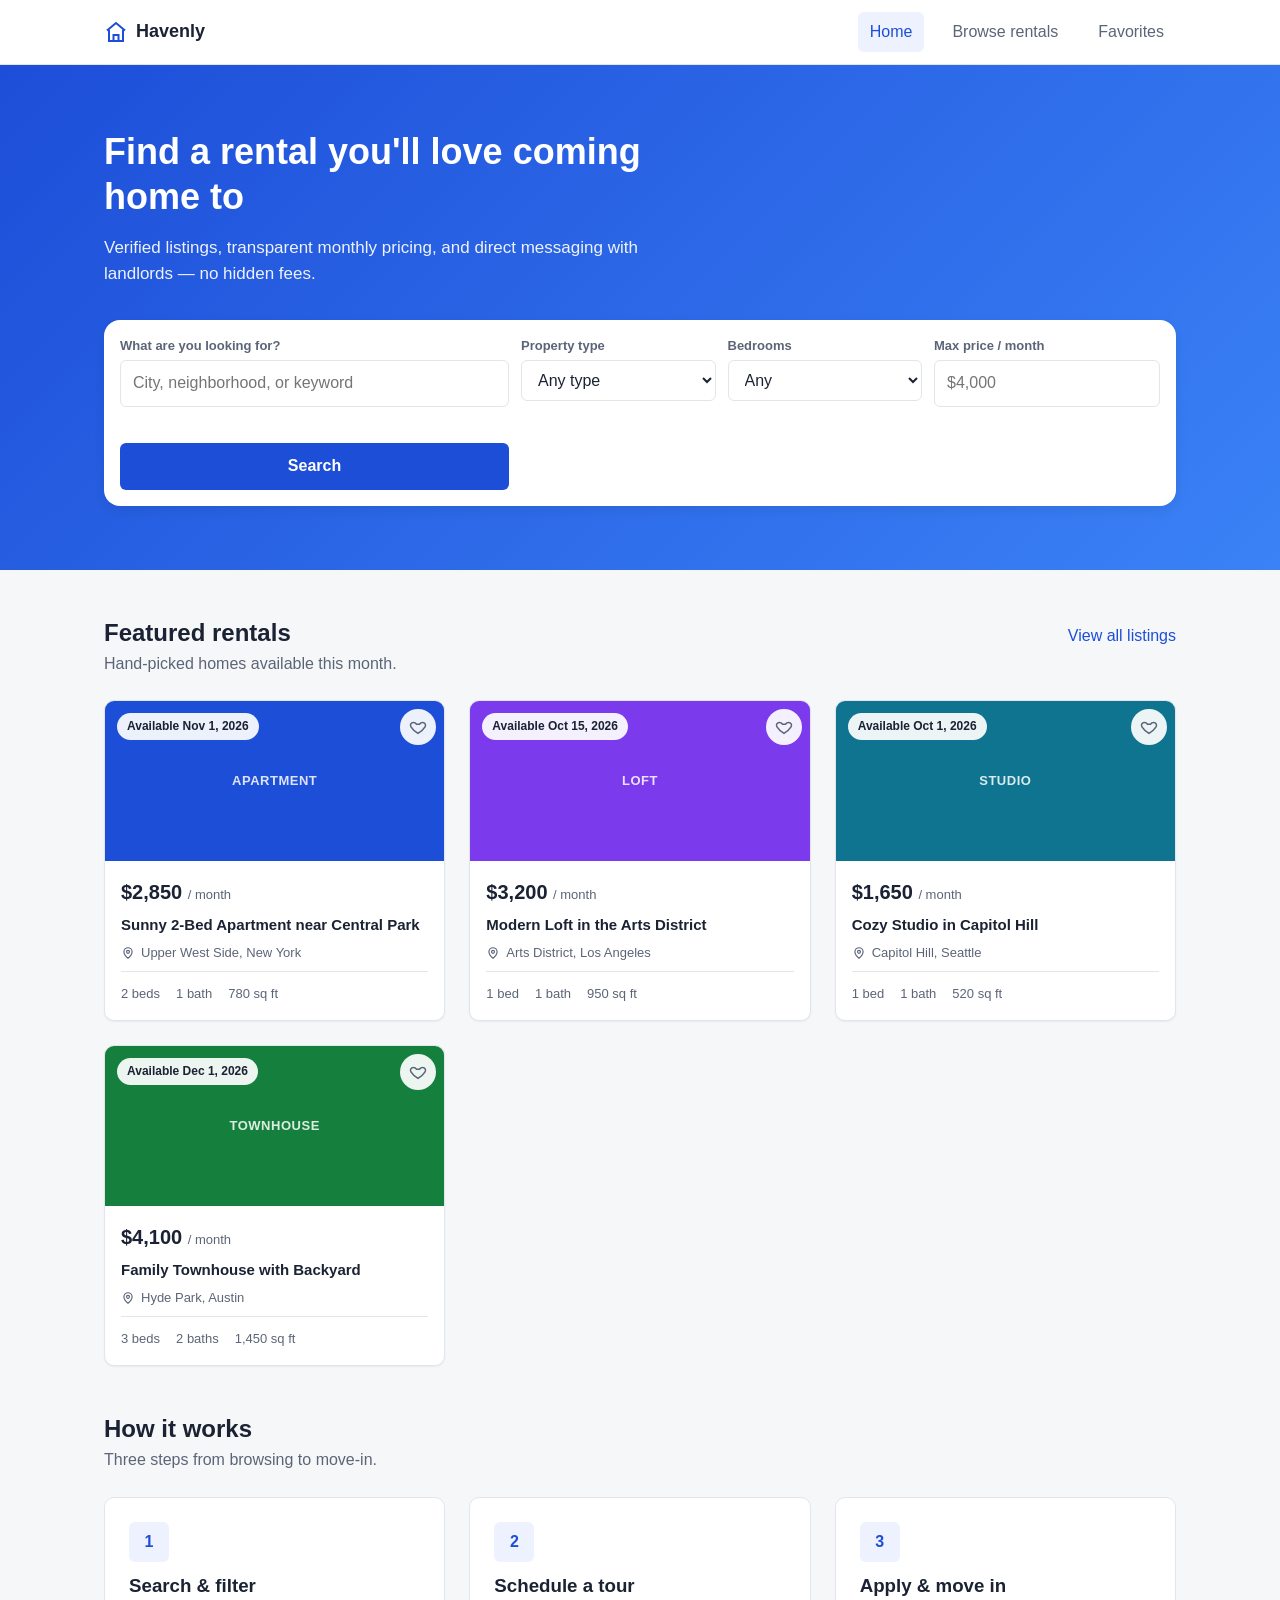
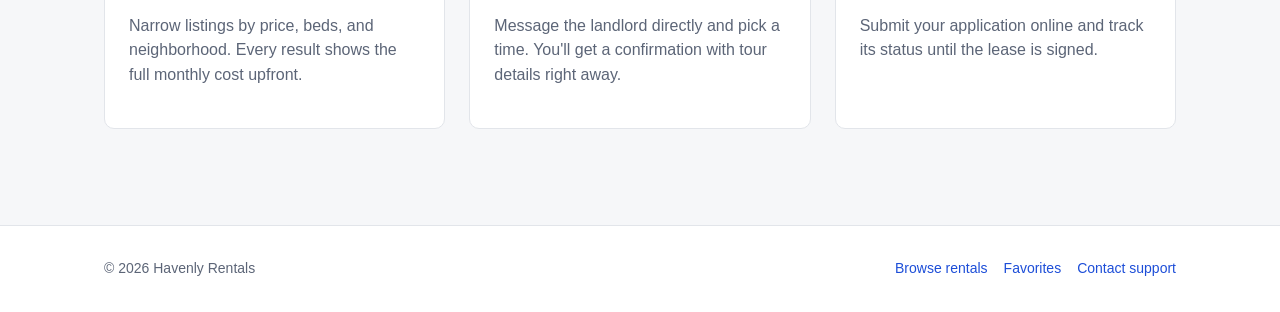
<file: index.html>
<!DOCTYPE html>
<html lang="en">
<head>
  <meta charset="UTF-8">
  <meta name="viewport" content="width=device-width, initial-scale=1.0">
  <title>Havenly Rentals — Find your next home</title>
  <meta name="description" content="Search verified rental listings, save your favorites, and message landlords directly.">
  <link rel="stylesheet" href="css/styles.css">
</head>
<body>

  <header class="site-header">
    <div class="container">
      <a class="brand" href="index.html">
        <svg width="24" height="24" viewBox="0 0 24 24" fill="none" stroke="currentColor" stroke-width="2" aria-hidden="true"><path d="M3 10.5 12 3l9 7.5"/><path d="M5 9.8V21h14V9.8"/><path d="M9.5 21v-6h5v6"/></svg>
        Havenly
      </a>
      <nav class="site-nav" aria-label="Main">
        <a href="index.html" aria-current="page">Home</a>
        <a href="listings.html">Browse rentals</a>
        <a href="listings.html?favorites=1" class="fav-link">Favorites <span class="fav-count" data-fav-count style="display:none">0</span></a>
      </nav>
    </div>
  </header>

  <main>
    <!-- Primary task first: search rentals -->
    <section class="hero">
      <div class="container">
        <h1>Find a rental you'll love coming home to</h1>
        <p>Verified listings, transparent monthly pricing, and direct messaging with landlords — no hidden fees.</p>
        <form class="search-bar" action="listings.html" method="get" role="search" aria-label="Search rentals">
          <div class="field">
            <label for="q">What are you looking for?</label>
            <input type="search" id="q" name="q" placeholder="City, neighborhood, or keyword">
          </div>
          <div class="field">
            <label for="type">Property type</label>
            <select id="type" name="type">
              <option value="">Any type</option>
              <option>Apartment</option>
              <option>Studio</option>
              <option>Loft</option>
              <option>Condo</option>
              <option>Townhouse</option>
            </select>
          </div>
          <div class="field">
            <label for="beds">Bedrooms</label>
            <select id="beds" name="beds">
              <option value="">Any</option>
              <option value="1">1+</option>
              <option value="2">2+</option>
              <option value="3">3+</option>
            </select>
          </div>
          <div class="field">
            <label for="max">Max price / month</label>
            <input type="number" id="max" name="max" min="0" step="50" placeholder="$4,000">
          </div>
          <div class="field">
            <label>&nbsp;</label>
            <button type="submit" class="btn btn-primary">Search</button>
          </div>
        </form>
      </div>
    </section>

    <section class="section">
      <div class="container">
        <div class="section-head">
          <div>
            <h2>Featured rentals</h2>
            <p>Hand-picked homes available this month.</p>
          </div>
          <a href="listings.html">View all listings</a>
        </div>
        <div class="grid" id="featured-grid"></div>
      </div>
    </section>

    <section class="section" style="padding-top:0">
      <div class="container">
        <div class="section-head">
          <div>
            <h2>How it works</h2>
            <p>Three steps from browsing to move-in.</p>
          </div>
        </div>
        <div class="steps">
          <div class="step">
            <div class="step-icon" aria-hidden="true">1</div>
            <h3>Search &amp; filter</h3>
            <p class="text-muted">Narrow listings by price, beds, and neighborhood. Every result shows the full monthly cost upfront.</p>
          </div>
          <div class="step">
            <div class="step-icon" aria-hidden="true">2</div>
            <h3>Schedule a tour</h3>
            <p class="text-muted">Message the landlord directly and pick a time. You'll get a confirmation with tour details right away.</p>
          </div>
          <div class="step">
            <div class="step-icon" aria-hidden="true">3</div>
            <h3>Apply &amp; move in</h3>
            <p class="text-muted">Submit your application online and track its status until the lease is signed.</p>
          </div>
        </div>
      </div>
    </section>
  </main>

  <footer class="site-footer">
    <div class="container">
      <span>&copy; 2026 Havenly Rentals</span>
      <nav aria-label="Footer">
        <a href="listings.html">Browse rentals</a>
        <a href="listings.html?favorites=1">Favorites</a>
        <a href="mailto:support@havenly.example">Contact support</a>
      </nav>
    </div>
  </footer>

  <script src="js/data.js"></script>
  <script src="js/app.js"></script>
  <script>
    renderListings(document.getElementById("featured-grid"), LISTINGS.filter(l => l.featured));
  </script>
</body>
</html>
</file>
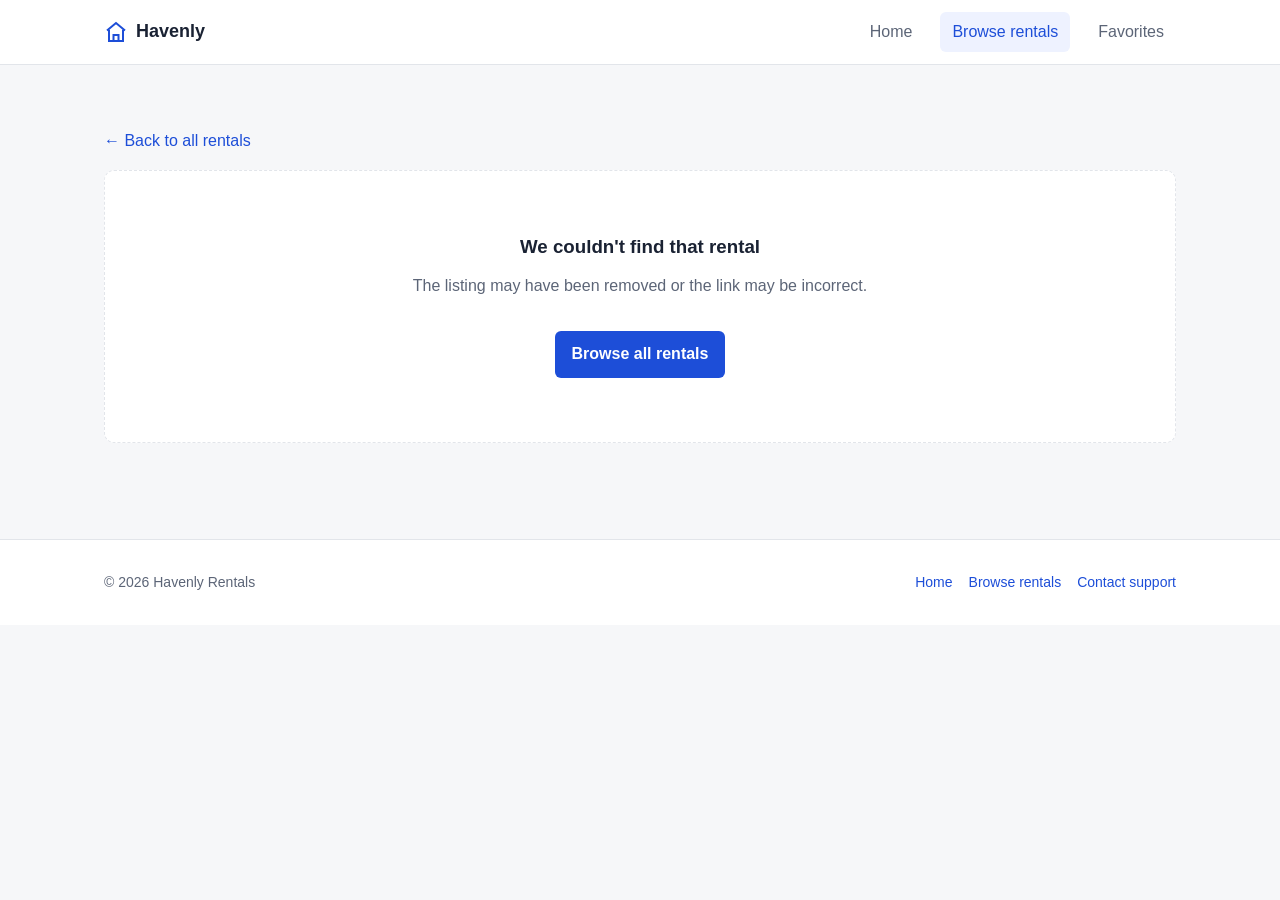
<file: listing.html>
<!DOCTYPE html>
<html lang="en">
<head>
  <meta charset="UTF-8">
  <meta name="viewport" content="width=device-width, initial-scale=1.0">
  <title>Rental details — Havenly Rentals</title>
  <meta name="description" content="View rental details, monthly price, and contact the landlord.">
  <link rel="stylesheet" href="css/styles.css">
</head>
<body>

  <header class="site-header">
    <div class="container">
      <a class="brand" href="index.html">
        <svg width="24" height="24" viewBox="0 0 24 24" fill="none" stroke="currentColor" stroke-width="2" aria-hidden="true"><path d="M3 10.5 12 3l9 7.5"/><path d="M5 9.8V21h14V9.8"/><path d="M9.5 21v-6h5v6"/></svg>
        Havenly
      </a>
      <nav class="site-nav" aria-label="Main">
        <a href="index.html">Home</a>
        <a href="listings.html" aria-current="page">Browse rentals</a>
        <a href="listings.html?favorites=1" class="fav-link">Favorites <span class="fav-count" data-fav-count style="display:none">0</span></a>
      </nav>
    </div>
  </header>

  <main class="section" id="main">
    <div class="container">
      <p><a href="listings.html">&larr; Back to all rentals</a></p>

      <div id="detail-view" hidden>
        <div class="detail-grid">
          <div>
            <div class="detail-media" id="media"></div>

            <h1 class="detail-title" id="title"></h1>
            <p class="text-muted" id="location" style="display:flex;align-items:center;gap:6px"></p>

            <h2 style="font-size:18px;margin-top:24px">About this home</h2>
            <p id="description"></p>

            <h2 style="font-size:18px;margin-top:24px">Key facts</h2>
            <dl class="detail-facts" id="facts"></dl>
          </div>

          <aside class="panel sidebar-sticky">
            <div class="price" id="price"></div>
            <p class="text-muted" style="margin:4px 0 16px">Available <span id="available"></span></p>

            <button type="button" class="btn btn-outline btn-block" id="detail-fav">
              <span id="fav-label">Save to favorites</span>
            </button>

            <h2 style="font-size:18px;margin:24px 0 12px">Contact the landlord</h2>
            <form id="contact-form" novalidate>
              <div class="field" style="margin-bottom:12px">
                <label for="name">Your name</label>
                <input type="text" id="name" autocomplete="name">
                <span class="error-text">Please enter your name.</span>
              </div>
              <div class="field" style="margin-bottom:12px">
                <label for="email">Email</label>
                <input type="email" id="email" autocomplete="email">
                <span class="error-text">Please enter a valid email address.</span>
              </div>
              <div class="field" style="margin-bottom:12px">
                <label for="message">Message</label>
                <textarea id="message" rows="4">Hi, I'm interested in this rental. Is it still available for a tour?</textarea>
                <span class="error-text">Please add a short message.</span>
              </div>
              <button type="submit" class="btn btn-primary btn-block">Request a tour</button>
              <p class="status-msg status-info" id="form-status" aria-live="polite" style="display:none;margin:12px 0 0"></p>
            </form>
          </aside>
        </div>
      </div>

      <div id="not-found" hidden>
        <div class="empty-state">
          <h3>We couldn't find that rental</h3>
          <p>The listing may have been removed or the link may be incorrect.</p>
          <a class="btn btn-primary mt-4" href="listings.html">Browse all rentals</a>
        </div>
      </div>
    </div>
  </main>

  <footer class="site-footer">
    <div class="container">
      <span>&copy; 2026 Havenly Rentals</span>
      <nav aria-label="Footer">
        <a href="index.html">Home</a>
        <a href="listings.html">Browse rentals</a>
        <a href="mailto:support@havenly.example">Contact support</a>
      </nav>
    </div>
  </footer>

  <script src="js/data.js"></script>
  <script src="js/app.js"></script>
  <script>
    const id = new URLSearchParams(location.search).get("id");
    const item = LISTINGS.find(l => l.id === id);

    if (!item) {
      document.getElementById("not-found").hidden = false;
    } else {
      document.title = item.title + " — Havenly Rentals";
      document.getElementById("detail-view").hidden = false;

      document.getElementById("media").style.background = item.tint;
      document.getElementById("media").textContent = item.type;

      document.getElementById("title").textContent = item.title;
      document.getElementById("location").innerHTML =
        '<svg width="16" height="16" viewBox="0 0 24 24" fill="none" stroke="currentColor" stroke-width="2" aria-hidden="true"><path d="M12 21s-7-5.3-7-11a7 7 0 0 1 14 0c0 5.7-7 11-7 11z"/><circle cx="12" cy="10" r="2.5"/></svg>' +
        item.neighborhood + ", " + item.city;
      document.getElementById("description").textContent = item.description;

      document.getElementById("price").innerHTML = formatPrice(item.price) + " <span>/ month</span>";
      document.getElementById("available").textContent = formatDate(item.available);

      document.getElementById("facts").innerHTML =
        fact("Bedrooms", item.beds) +
        fact("Bathrooms", item.baths) +
        fact("Size", item.area.toLocaleString("en-US") + " sq ft") +
        fact("Property type", item.type);

      function fact(label, value) {
        return '<div class="fact"><dt>' + label + "</dt><dd>" + value + "</dd></div>";
      }

      const favBtn = document.getElementById("detail-fav");
      const favLabel = document.getElementById("fav-label");
      function syncFav() {
        const saved = isFavorite(item.id);
        favLabel.textContent = saved ? "Saved to favorites" : "Save to favorites";
        favBtn.querySelector("svg") && favBtn.querySelector("svg").remove();
        const span = document.createElement("span");
        span.innerHTML = favButtonSvg(saved);
        favBtn.insertBefore(span.firstChild, favLabel);
      }
      syncFav();

      favBtn.addEventListener("click", () => {
        const added = toggleFavorite(item.id);
        syncFav();
        showToast(added ? "Saved this rental to your favorites." : "Removed this rental from your favorites.", added ? "success" : null);
      });

      // Contact form: validate, then always report the outcome
      const form = document.getElementById("contact-form");
      const status = document.getElementById("form-status");

      form.addEventListener("submit", (event) => {
        event.preventDefault();
        const name = document.getElementById("name");
        const email = document.getElementById("email");
        const message = document.getElementById("message");
        let valid = true;

        const checks = [
          [name, name.value.trim().length >= 2],
          [email, /^[^\s@]+@[^\s@]+\.[^\s@]+$/.test(email.value.trim())],
          [message, message.value.trim().length >= 5]
        ];

        checks.forEach(([input, ok]) => {
          input.closest(".field").classList.toggle("has-error", !ok);
          if (!ok) valid = false;
        });

        if (!valid) {
          status.className = "status-msg status-warning";
          status.style.display = "flex";
          status.textContent = "Please fix the highlighted fields and try again.";
          showToast("Your message was not sent — check the form.", "error");
          return;
        }

        status.className = "status-msg status-info";
        status.style.display = "flex";
        status.textContent = "Request sent! The landlord will reply to " + email.value.trim() + " within 1 business day.";
        showToast("Tour request sent successfully.", "success");
        form.querySelector("textarea").value = "Hi, I'm interested in this rental. Is it still available for a tour?";
        checks.forEach(([input]) => input.closest(".field").classList.remove("has-error"));
      });
    }
  </script>
</body>
</html>
</file>
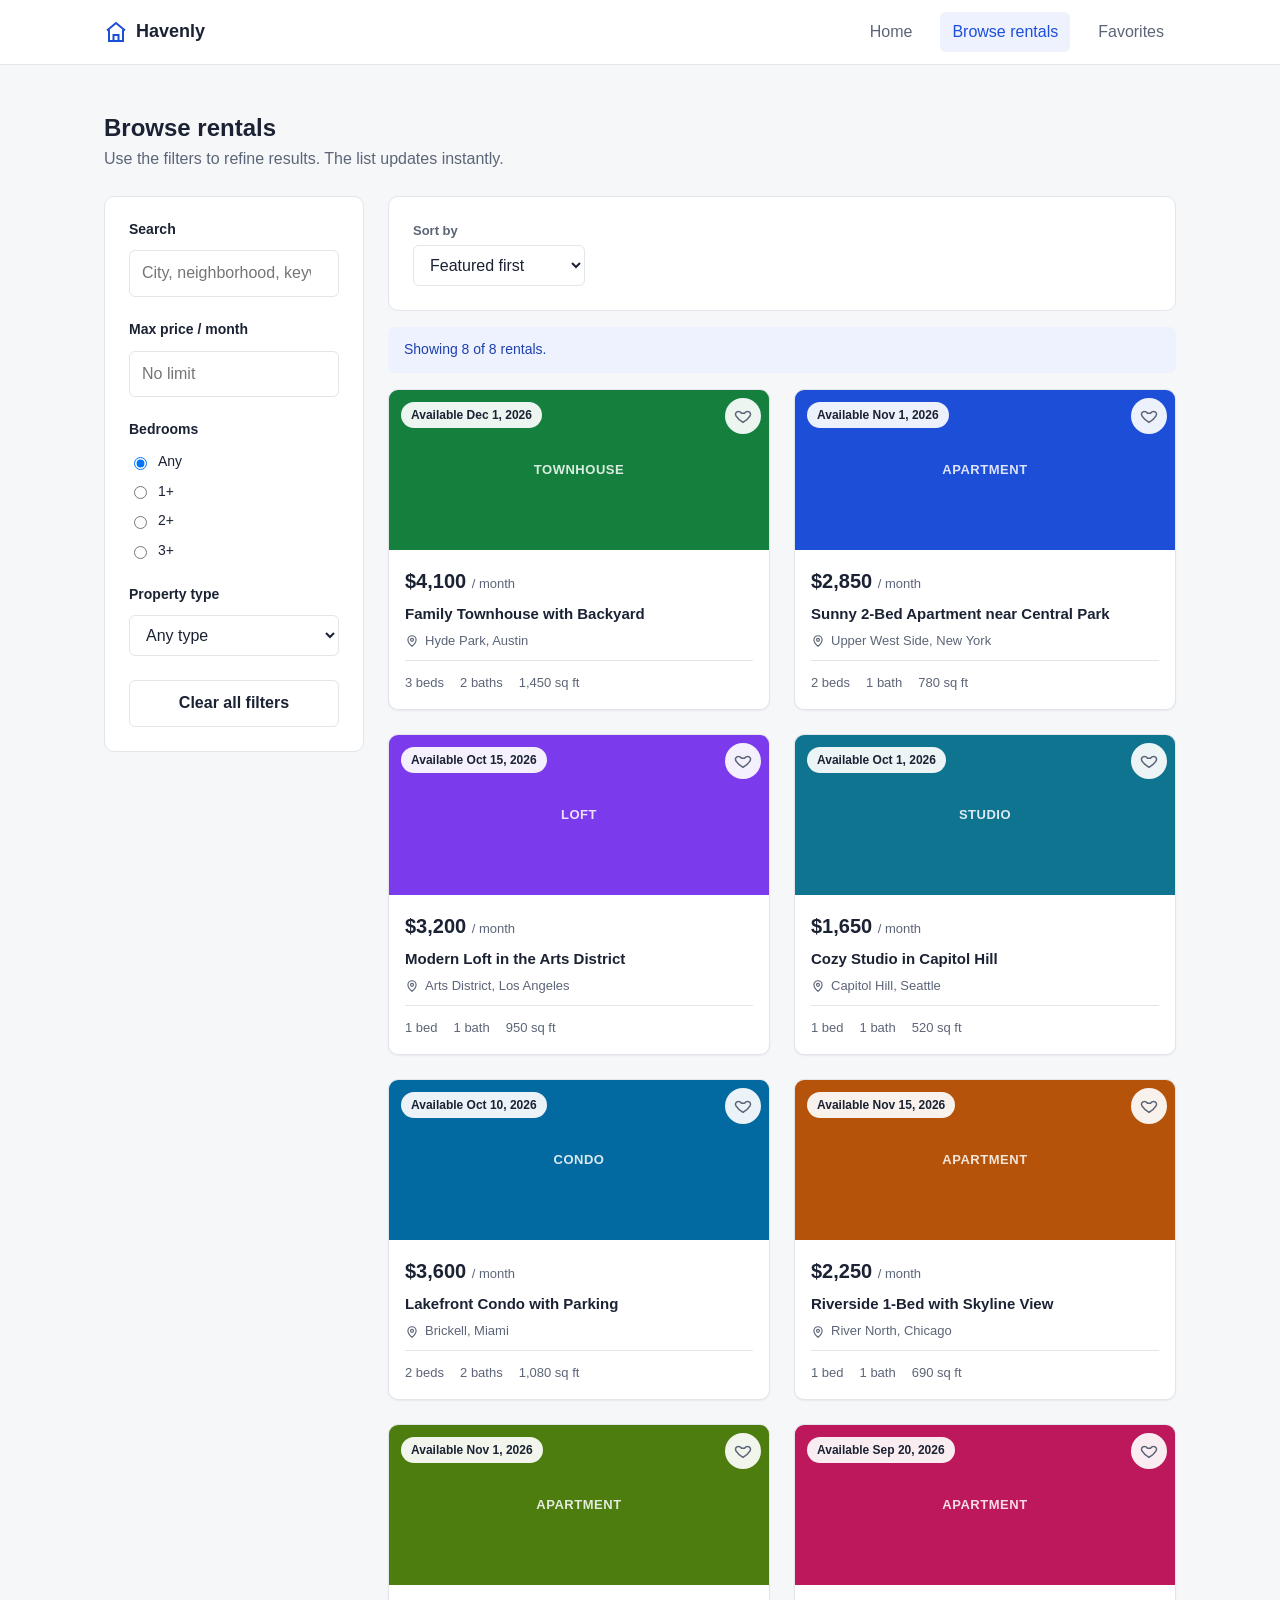
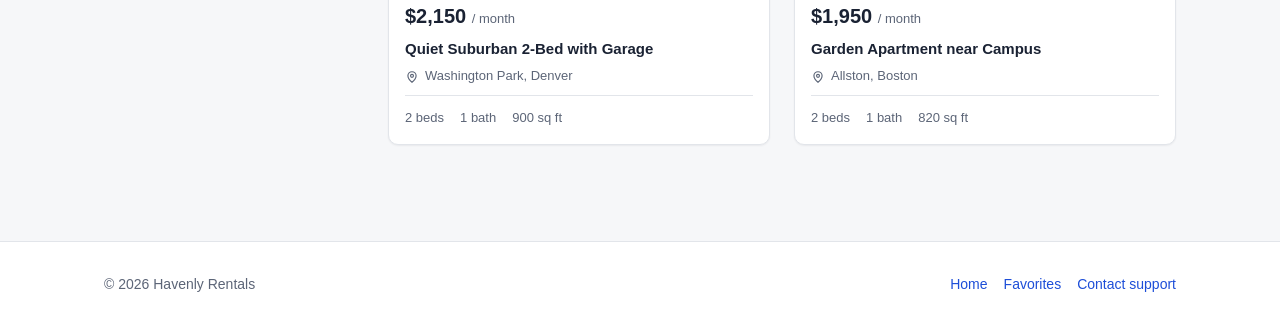
<file: listings.html>
<!DOCTYPE html>
<html lang="en">
<head>
  <meta charset="UTF-8">
  <meta name="viewport" content="width=device-width, initial-scale=1.0">
  <title>Browse rentals — Havenly Rentals</title>
  <meta name="description" content="Browse rental listings and filter by price, bedrooms, property type, and location.">
  <link rel="stylesheet" href="css/styles.css">
</head>
<body>

  <header class="site-header">
    <div class="container">
      <a class="brand" href="index.html">
        <svg width="24" height="24" viewBox="0 0 24 24" fill="none" stroke="currentColor" stroke-width="2" aria-hidden="true"><path d="M3 10.5 12 3l9 7.5"/><path d="M5 9.8V21h14V9.8"/><path d="M9.5 21v-6h5v6"/></svg>
        Havenly
      </a>
      <nav class="site-nav" aria-label="Main">
        <a href="index.html">Home</a>
        <a href="listings.html" aria-current="page">Browse rentals</a>
        <a href="listings.html?favorites=1" class="fav-link">Favorites <span class="fav-count" data-fav-count style="display:none">0</span></a>
      </nav>
    </div>
  </header>

  <main class="section">
    <div class="container">
      <div class="section-head">
        <div>
          <h1 style="font-size:24px">Browse rentals</h1>
          <p>Use the filters to refine results. The list updates instantly.</p>
        </div>
      </div>

      <div class="layout">
        <aside class="panel" aria-label="Filters">
          <div class="filter-group">
            <h3>Search</h3>
            <div class="field">
              <label for="q" class="sr-only">Search by keyword</label>
              <input type="search" id="q" placeholder="City, neighborhood, keyword">
            </div>
          </div>

          <div class="filter-group">
            <h3>Max price / month</h3>
            <div class="field">
              <label for="max" class="sr-only">Maximum monthly rent</label>
              <input type="number" id="max" min="0" step="50" placeholder="No limit">
            </div>
          </div>

          <div class="filter-group">
            <h3>Bedrooms</h3>
            <div class="radio-row">
              <label><input type="radio" name="beds" value=""> Any</label>
              <label><input type="radio" name="beds" value="1"> 1+</label>
              <label><input type="radio" name="beds" value="2"> 2+</label>
              <label><input type="radio" name="beds" value="3"> 3+</label>
            </div>
          </div>

          <div class="filter-group">
            <h3>Property type</h3>
            <div class="filter-range">
              <div class="field" style="flex:1">
                <label for="type" class="sr-only">Property type</label>
                <select id="type">
                  <option value="">Any type</option>
                  <option>Apartment</option>
                  <option>Studio</option>
                  <option>Loft</option>
                  <option>Condo</option>
                  <option>Townhouse</option>
                </select>
              </div>
            </div>
          </div>

          <button type="button" class="btn btn-outline btn-block" id="clear-filters">Clear all filters</button>
        </aside>

        <div>
          <div class="panel" style="margin-bottom:16px; display:flex; gap:16px; align-items:end; flex-wrap:wrap">
            <div class="field">
              <label for="sort">Sort by</label>
              <select id="sort">
                <option value="featured">Featured first</option>
                <option value="price-asc">Price: low to high</option>
                <option value="price-desc">Price: high to low</option>
                <option value="newest">Available soonest</option>
              </select>
            </div>
          </div>

          <p class="status-msg status-info" id="result-status" aria-live="polite">Loading listings…</p>

          <div class="grid" id="results-grid"></div>
          <div id="empty-state" hidden>
            <div class="empty-state">
              <h3>No rentals match your filters</h3>
              <p>Try widening your price range or clearing filters to see all available homes.</p>
              <button type="button" class="btn btn-primary mt-4" id="empty-clear">Clear filters</button>
            </div>
          </div>
        </div>
      </div>
    </div>
  </main>

  <footer class="site-footer">
    <div class="container">
      <span>&copy; 2026 Havenly Rentals</span>
      <nav aria-label="Footer">
        <a href="index.html">Home</a>
        <a href="listings.html?favorites=1">Favorites</a>
        <a href="mailto:support@havenly.example">Contact support</a>
      </nav>
    </div>
  </footer>

  <script src="js/data.js"></script>
  <script src="js/app.js"></script>
  <script>
    const params = new URLSearchParams(location.search);
    const favoritesOnly = params.get("favorites") === "1";

    const els = {
      q: document.getElementById("q"),
      max: document.getElementById("max"),
      type: document.getElementById("type"),
      sort: document.getElementById("sort"),
      grid: document.getElementById("results-grid"),
      status: document.getElementById("result-status"),
      empty: document.getElementById("empty-state")
    };

    // Initialize controls from URL params so searches from the home page carry over
    if (favoritesOnly) {
      document.querySelector("h1").textContent = "Your favorites";
      document.querySelector(".section-head p").textContent = "Rentals you saved. Click the heart on any card to remove one.";
    } else {
      els.q.value = params.get("q") || "";
      els.max.value = params.get("max") || "";
      els.type.value = params.get("type") || "";
      const bedsRadio = document.querySelector('input[name="beds"][value="' + (params.get("beds") || "") + '"]');
      if (bedsRadio) bedsRadio.checked = true;
    }

    function getFilters() {
      return {
        q: els.q.value.trim().toLowerCase(),
        max: Number(els.max.value) || Infinity,
        beds: Number(document.querySelector('input[name="beds"]:checked').value) || 0,
        type: els.type.value
      };
    }

    function apply() {
      const f = getFilters();
      let items = LISTINGS.filter(item => {
        const haystack = (item.title + " " + item.city + " " + item.neighborhood + " " + item.type).toLowerCase();
        const matchesQ = !f.q || haystack.includes(f.q);
        const matchesMax = item.price <= f.max;
        const matchesBeds = item.beds >= f.beds;
        const matchesType = !f.type || item.type === f.type;
        const matchesFav = !favoritesOnly || isFavorite(item.id);
        return matchesQ && matchesMax && matchesBeds && matchesType && matchesFav;
      });

      const sort = els.sort.value;
      items.sort((a, b) => {
        if (sort === "price-asc") return a.price - b.price;
        if (sort === "price-desc") return b.price - a.price;
        if (sort === "newest") return a.available.localeCompare(b.available);
        return Number(b.featured) - Number(a.featured) || b.rating - a.rating;
      });

      // Outcome of the action: always tell the user what changed
      renderListings(els.grid, items);
      const none = items.length === 0;
      els.empty.hidden = !none;
      els.grid.style.display = none ? "none" : "";
      if (none) {
        els.status.className = "status-msg status-warning";
        els.status.textContent = "No rentals match your filters — try widening your search.";
      } else {
        els.status.className = "status-msg status-info";
        const scope = favoritesOnly ? "saved rentals" : "rentals";
        els.status.textContent = "Showing " + items.length + " of " + LISTINGS.length + " " + scope + ".";
      }
    }

    function resetFilters() {
      els.q.value = "";
      els.max.value = "";
      els.type.value = "";
      document.querySelector('input[name="beds"][value=""]').checked = true;
      apply();
      showToast("Filters cleared — showing all listings again.", "success");
    }

    document.getElementById("clear-filters").addEventListener("click", resetFilters);
    document.getElementById("empty-clear").addEventListener("click", resetFilters);

    [els.q, els.max, els.type].forEach(el => el.addEventListener("input", apply));
    document.querySelectorAll('input[name="beds"]').forEach(el => el.addEventListener("change", apply));
    els.sort.addEventListener("change", () => {
      apply();
      const label = els.sort.options[els.sort.selectedIndex].text;
      showToast("Sorted by " + label.toLowerCase() + ".");
    });

    apply();
  </script>
</body>
</html>
</file>
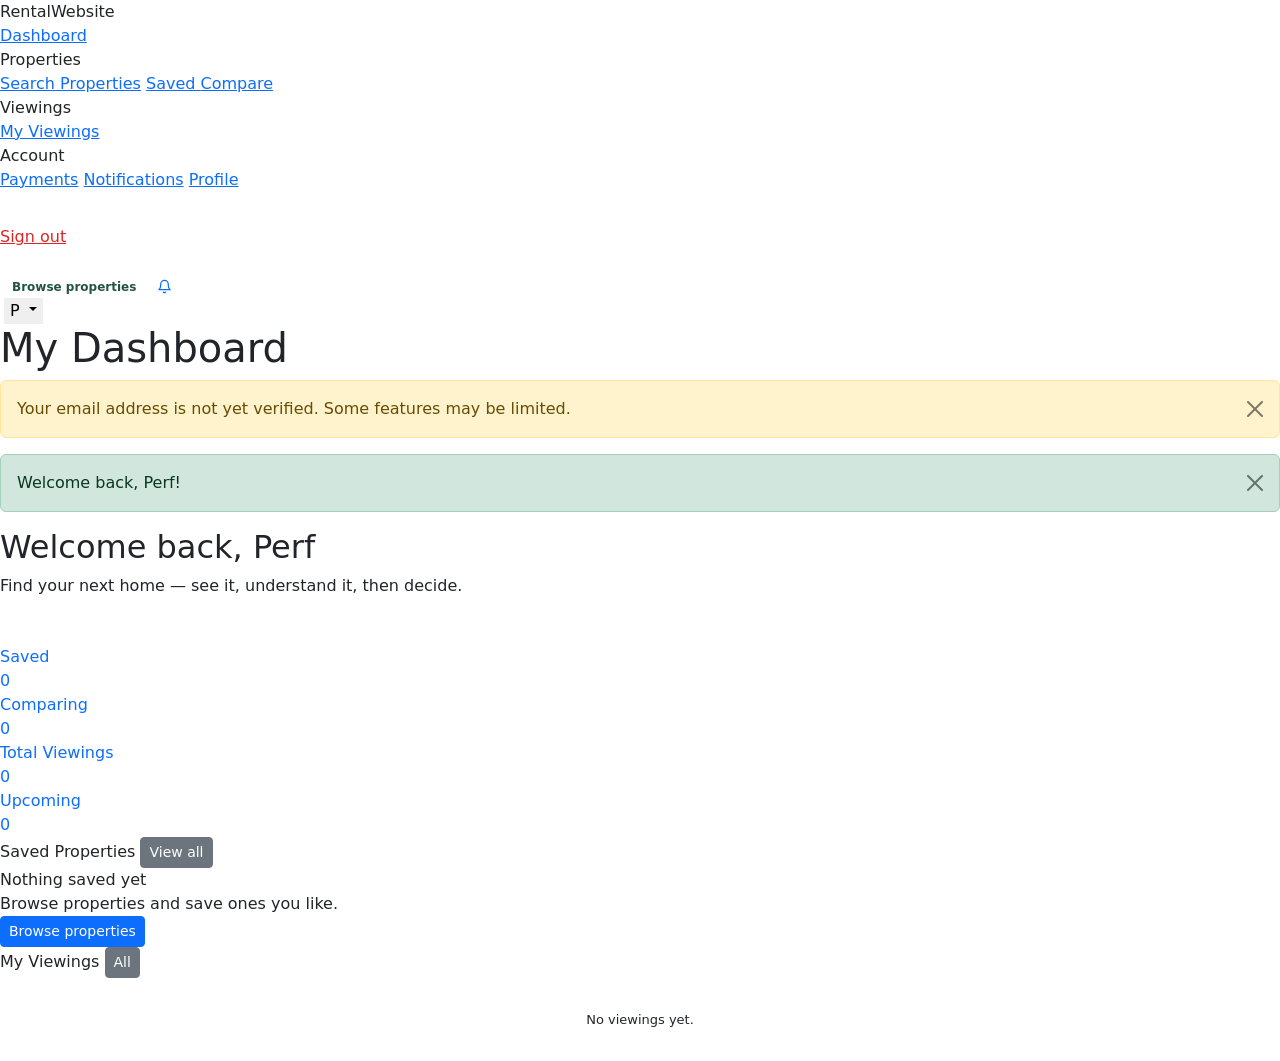
<file: storage/tests/login_result.html>
<!DOCTYPE html>
<html lang="en">
<head>
    <meta charset="UTF-8">
    <meta name="viewport" content="width=device-width, initial-scale=1.0">
    <meta name="csrf-token" content="0081da1868c1af2891eceda519737aacdac49ece025b2cfb006c6943dc846dcb">
    <title>My Dashboard — My Account · RentalWebsite</title>
    <link rel="stylesheet" href="https://cdn.jsdelivr.net/npm/bootstrap@5.3.2/dist/css/bootstrap.min.css">
    <link rel="stylesheet" href="http://localhost/rental_website/public/assets/css/app.css">
    <link rel="stylesheet" href="http://localhost/rental_website/public/assets/css/dashboard.css">
</head>
<body>

<div class="app-shell">
    <nav class="app-sidebar" id="appSidebar">
    <div class="sidebar-logo">
        <a href="http://localhost/rental_website/public/" style="color:inherit;text-decoration:none">RentalWebsite</a>
    </div>
    <div class="sidebar-nav">
        <a href="http://localhost/rental_website/public/renter/dashboard" class="sidebar-link active">Dashboard</a>

        <div class="sidebar-section">Properties</div>
        <a href="http://localhost/rental_website/public/properties" class="sidebar-link">Search Properties</a>
        <a href="http://localhost/rental_website/public/renter/saved" class="sidebar-link ">
            Saved
                    </a>
        <a href="http://localhost/rental_website/public/renter/compare" class="sidebar-link ">
            Compare
                    </a>

        <div class="sidebar-section">Viewings</div>
        <a href="http://localhost/rental_website/public/renter/viewings" class="sidebar-link ">
            My Viewings
                    </a>

        <div class="sidebar-section">Account</div>
        <a href="http://localhost/rental_website/public/renter/payments" class="sidebar-link ">Payments</a>
        <a href="http://localhost/rental_website/public/renter/notifications" class="sidebar-link ">Notifications</a>
        <a href="http://localhost/rental_website/public/renter/profile" class="sidebar-link ">Profile</a>

        <div style="height:1px;background:var(--border);margin:16px 0"></div>
        <a href="http://localhost/rental_website/public/auth/logout" class="sidebar-link" style="color:#dc2626">Sign out</a>
    </div>
</nav>
    <div class="app-main" id="appMain">
        <div class="app-topbar">

    <button id="sidebarToggle"
            style="background:none;border:1.5px solid var(--border);border-radius:var(--radius-sm);
                   padding:6px 10px;cursor:pointer;display:flex;flex-direction:column;
                   gap:4px;align-items:center;flex-shrink:0">
        <span style="display:block;width:16px;height:1.5px;background:var(--black)"></span>
        <span style="display:block;width:16px;height:1.5px;background:var(--black)"></span>
        <span style="display:block;width:12px;height:1.5px;background:var(--black)"></span>
    </button>

    <div style="flex:1"></div>

    <!-- Back to site -->
    <a href="http://localhost/rental_website/public/properties"
       style="font-size:12px;font-weight:600;color:#235347;text-decoration:none;
              padding:6px 12px;border:1.5px solid var(--border);border-radius:var(--radius-sm)">
        Browse properties
    </a>

    <!-- Notifications -->
    <a href="http://localhost/rental_website/public/renter/notifications"
       class="nav-notification-btn" style="margin-left:4px">
        <svg width="15" height="15" viewBox="0 0 24 24" fill="none"
             stroke="currentColor" stroke-width="2" stroke-linecap="round" stroke-linejoin="round">
            <path d="M18 8A6 6 0 0 0 6 8c0 7-3 9-3 9h18s-3-2-3-9"/>
            <path d="M13.73 21a2 2 0 0 1-3.46 0"/>
        </svg>
            </a>

    <!-- User pill -->
    <div class="dropdown" style="margin-left:4px">
        <button class="nav-avatar dropdown-toggle"
                data-bs-toggle="dropdown" style="--bs-btn-padding-x:0;border:none">
            P        </button>
        <ul class="dropdown-menu dropdown-menu-end" style="min-width:180px">
            <li class="px-3 py-2">
                <div style="font-size:13px;font-weight:700;color:var(--black)">
                    Perf                </div>
                <div style="font-size:11px;color:var(--muted);text-transform:uppercase;
                             letter-spacing:.06em;font-weight:600;margin-top:2px">
                    Renter                </div>
            </li>
            <li><hr class="dropdown-divider"></li>
            <li>
                <a class="dropdown-item"
                   href="http://localhost/rental_website/public/renter/profile">
                    Profile
                </a>
            </li>
            <li><hr class="dropdown-divider"></li>
            <li>
                <a class="dropdown-item" href="http://localhost/rental_website/public/auth/logout"
                   style="color:#dc2626">Sign out</a>
            </li>
        </ul>
    </div>

</div>
        <div class="app-content">
                        <div class="page-head">
                <h1>My Dashboard</h1>
            </div>
                        <div class="alert alert-warning alert-dismissible fade show" role="alert">
    Your email address is not yet verified. Some features may be limited.
    <button type="button" class="btn-close" data-bs-dismiss="alert" aria-label="Close"></button>
</div><div class="alert alert-success alert-dismissible fade show" role="alert">
    Welcome back, Perf!
    <button type="button" class="btn-close" data-bs-dismiss="alert" aria-label="Close"></button>
</div>            
<!-- Welcome -->
<div class="welcome-card">
    <div>
        <h2>Welcome back, Perf</h2>
        <p>Find your next home — see it, understand it, then decide.</p>
    </div>
    <a href="http://localhost/rental_website/public/properties"
       class="btn btn-sm"
       style="background:rgba(255,255,255,.15);color:#fff;
              border:1.5px solid rgba(255,255,255,.25);white-space:nowrap;flex-shrink:0">
        Search properties
    </a>
</div>

<!-- Stats -->
<div class="renter-stats-grid">
        <a href="http://localhost/rental_website/public/renter/saved" style="text-decoration:none">
        <div class="qs-card" style="cursor:pointer">
            <div class="qs-card-label">Saved</div>
            <div class="qs-card-value">0</div>
            <div class="qs-card-accent"></div>
        </div>
    </a>
        <a href="http://localhost/rental_website/public/renter/compare" style="text-decoration:none">
        <div class="qs-card" style="cursor:pointer">
            <div class="qs-card-label">Comparing</div>
            <div class="qs-card-value">0</div>
            <div class="qs-card-accent"></div>
        </div>
    </a>
        <a href="http://localhost/rental_website/public/renter/viewings" style="text-decoration:none">
        <div class="qs-card" style="cursor:pointer">
            <div class="qs-card-label">Total Viewings</div>
            <div class="qs-card-value">0</div>
            <div class="qs-card-accent"></div>
        </div>
    </a>
        <a href="http://localhost/rental_website/public/renter/viewings" style="text-decoration:none">
        <div class="qs-card" style="cursor:pointer">
            <div class="qs-card-label">Upcoming</div>
            <div class="qs-card-value">0</div>
            <div class="qs-card-accent"></div>
        </div>
    </a>
    </div>

<div class="renter-dash-grid">

    <!-- Saved properties -->
    <div class="table-card">
        <div class="table-card-head">
            <span class="table-card-title">Saved Properties</span>
            <a href="http://localhost/rental_website/public/renter/saved" class="btn btn-secondary btn-sm">View all</a>
        </div>
                <div class="empty-state">
            <div class="empty-state-title">Nothing saved yet</div>
            <div class="empty-state-sub">Browse properties and save ones you like.</div>
            <a href="http://localhost/rental_website/public/properties" class="btn btn-primary btn-sm">Browse properties</a>
        </div>
            </div>

    <!-- Right column -->
    <div style="display:flex;flex-direction:column;gap:16px">

        <!-- Recent viewings -->
        <div class="table-card">
            <div class="table-card-head">
                <span class="table-card-title">My Viewings</span>
                <a href="http://localhost/rental_website/public/renter/viewings" class="btn btn-secondary btn-sm">All</a>
            </div>
                        <div style="padding:32px 20px;text-align:center;font-size:13px;color:var(--muted)">
                No viewings yet.
            </div>
                    </div>

        <!-- Recent payments -->
        
    </div>
</div>
        </div>
    </div>
</div>

<script src="https://cdn.jsdelivr.net/npm/bootstrap@5.3.2/dist/js/bootstrap.bundle.min.js"></script>
<script>window.APP_BASE_URL = 'http://localhost/rental_website/public';</script>
<script src="http://localhost/rental_website/public/assets/js/app.js"></script>
<script>
var _sb  = document.querySelector('.app-sidebar');
var _tog = document.getElementById('sidebarToggle');

function openSidebar()  { _sb?.classList.add('open');    document.body.classList.add('sidebar-open'); }
function closeSidebar() { _sb?.classList.remove('open'); document.body.classList.remove('sidebar-open'); }

_tog?.addEventListener('click', function () {
    _sb?.classList.contains('open') ? closeSidebar() : openSidebar();
});
document.addEventListener('click', function (e) {
    if (window.innerWidth >= 992) return;
    if (!_sb?.classList.contains('open')) return;
    if (!_sb.contains(e.target) && !_tog?.contains(e.target)) closeSidebar();
});
document.addEventListener('keydown', function (e) { if (e.key === 'Escape') closeSidebar(); });
</script>
</body>
</html>
</file>
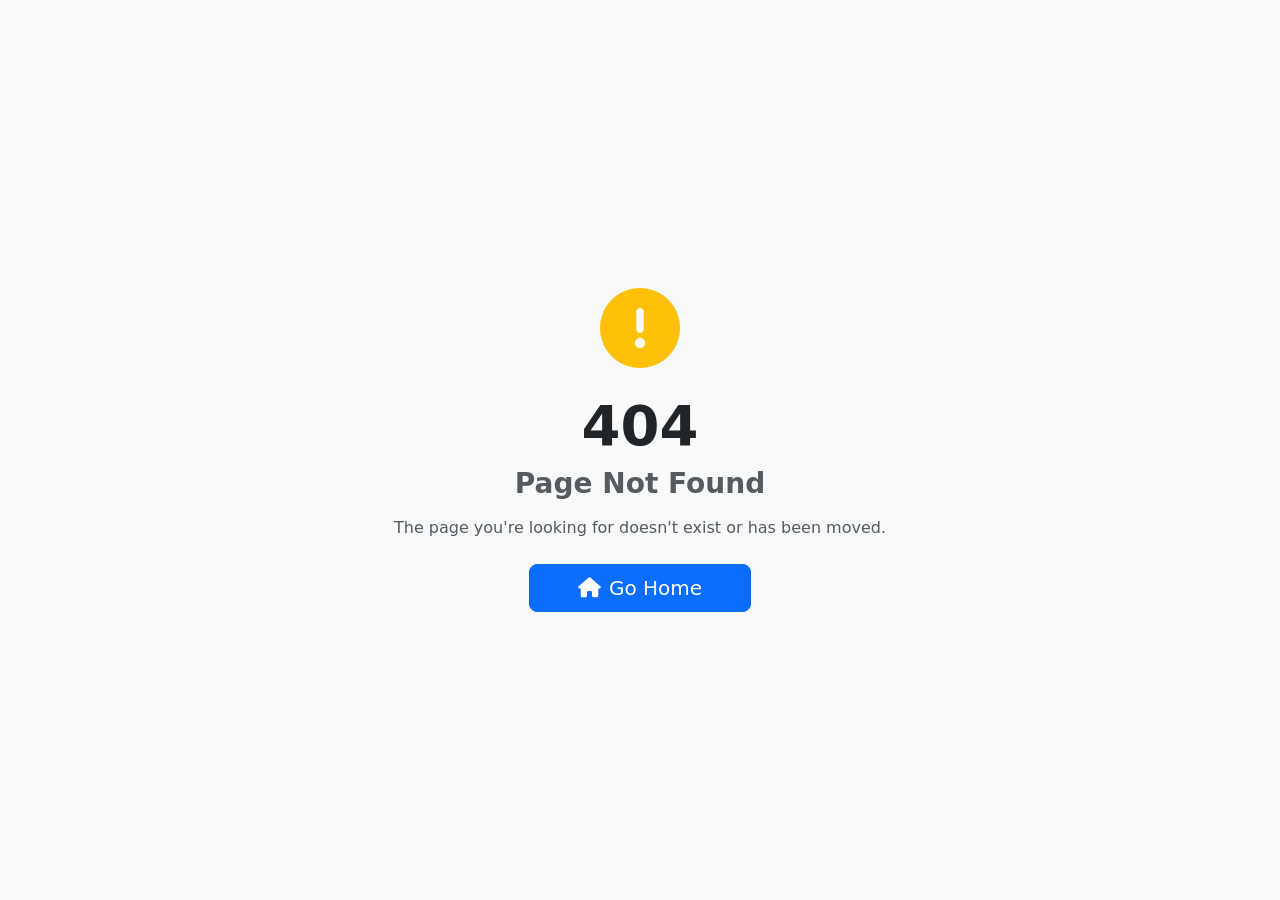
<file: storage/tests/logout_result.html>
<!DOCTYPE html>
<html lang="en">
<head>
    <meta charset="UTF-8">
    <meta name="viewport" content="width=device-width, initial-scale=1.0">
    <title>404 – Page Not Found | RentalWebsite</title>
    <link rel="stylesheet" href="https://cdn.jsdelivr.net/npm/bootstrap@5.3.2/dist/css/bootstrap.min.css">
    <link rel="stylesheet" href="https://cdnjs.cloudflare.com/ajax/libs/font-awesome/6.5.0/css/all.min.css">
</head>
<body class="bg-light d-flex align-items-center min-vh-100">
<div class="container text-center py-5">
    <i class="fa-solid fa-circle-exclamation text-warning" style="font-size:5rem"></i>
    <h1 class="display-4 fw-bold mt-4">404</h1>
    <h3 class="fw-semibold text-muted mb-3">Page Not Found</h3>
    <p class="text-muted mb-4">The page you're looking for doesn't exist or has been moved.</p>
    <a href="/" class="btn btn-primary btn-lg px-5">
        <i class="fa-solid fa-house me-2"></i>Go Home
    </a>
</div>
</body>
</html>
</file>
<file: css/styles.css>
:root {
  /* Color tokens */
  --color-bg: #f6f7f9;
  --color-surface: #ffffff;
  --color-border: #e2e5ea;
  --color-text: #1a2233;
  --color-text-muted: #5c6577;
  --color-primary: #1d4ed8;
  --color-primary-hover: #1a45bb;
  --color-primary-soft: #eef2ff;
  --color-success: #15803d;
  --color-success-soft: #ecfdf3;
  --color-danger: #b42318;
  --color-danger-soft: #fef3f2;
  --color-star: #f59e0b;

  /* Spacing scale */
  --space-1: 4px;
  --space-2: 8px;
  --space-3: 12px;
  --space-4: 16px;
  --space-5: 24px;
  --space-6: 32px;
  --space-7: 48px;
  --space-8: 64px;

  /* Radii, shadow, type */
  --radius-sm: 6px;
  --radius-md: 10px;
  --radius-lg: 16px;
  --shadow-sm: 0 1px 2px rgba(16, 24, 40, 0.06);
  --shadow-md: 0 4px 12px rgba(16, 24, 40, 0.08);
  --font: -apple-system, BlinkMacSystemFont, "Segoe UI", Roboto, Helvetica, Arial, sans-serif;
}

* { box-sizing: border-box; }

body {
  margin: 0;
  font-family: var(--font);
  background: var(--color-bg);
  color: var(--color-text);
  line-height: 1.55;
}

img { max-width: 100%; display: block; }

h1, h2, h3 { line-height: 1.25; margin: 0; }

a { color: var(--color-primary); text-decoration: none; }
a:hover { text-decoration: underline; }

.container {
  max-width: 1120px;
  margin: 0 auto;
  padding: 0 var(--space-5);
}

:focus-visible {
  outline: 2px solid var(--color-primary);
  outline-offset: 2px;
  border-radius: var(--radius-sm);
}

/* ---------- Header ---------- */
.site-header {
  background: var(--color-surface);
  border-bottom: 1px solid var(--color-border);
  position: sticky;
  top: 0;
  z-index: 50;
}
.site-header .container {
  display: flex;
  align-items: center;
  gap: var(--space-5);
  height: 64px;
}
.brand {
  display: flex;
  align-items: center;
  gap: var(--space-2);
  font-weight: 700;
  font-size: 18px;
  color: var(--color-text);
}
.brand:hover { text-decoration: none; }
.brand svg { color: var(--color-primary); }
.site-nav {
  display: flex;
  gap: var(--space-4);
  margin-left: auto;
  align-items: center;
}
.site-nav a {
  color: var(--color-text-muted);
  font-weight: 500;
  padding: var(--space-2) var(--space-3);
  border-radius: var(--radius-sm);
}
.site-nav a:hover { color: var(--color-text); background: var(--color-bg); text-decoration: none; }
.site-nav a[aria-current="page"] { color: var(--color-primary); background: var(--color-primary-soft); }
.fav-link { position: relative; }
.fav-count {
  display: inline-block;
  min-width: 20px;
  padding: 0 6px;
  margin-left: 6px;
  border-radius: 999px;
  background: var(--color-primary);
  color: #fff;
  font-size: 12px;
  font-weight: 600;
  text-align: center;
}

/* ---------- Buttons ---------- */
.btn {
  display: inline-flex;
  align-items: center;
  justify-content: center;
  gap: var(--space-2);
  font: inherit;
  font-weight: 600;
  border-radius: var(--radius-sm);
  border: 1px solid transparent;
  padding: 10px 16px;
  cursor: pointer;
  transition: background 0.15s ease, border-color 0.15s ease;
}
.btn:disabled { opacity: 0.6; cursor: not-allowed; }
.btn-primary { background: var(--color-primary); color: #fff; }
.btn-primary:hover:not(:disabled) { background: var(--color-primary-hover); }
.btn-outline { background: var(--color-surface); color: var(--color-text); border-color: var(--color-border); }
.btn-outline:hover:not(:disabled) { background: var(--color-bg); }
.btn-block { width: 100%; }

/* ---------- Forms ---------- */
.field { display: flex; flex-direction: column; gap: var(--space-1); }
.field label { font-size: 13px; font-weight: 600; color: var(--color-text-muted); }
.field input, .field select, .field textarea {
  font: inherit;
  padding: 10px 12px;
  border: 1px solid var(--color-border);
  border-radius: var(--radius-sm);
  background: var(--color-surface);
  color: var(--color-text);
}
.field input:focus, .field select:focus, .field textarea:focus {
  outline: none;
  border-color: var(--color-primary);
  box-shadow: 0 0 0 3px rgba(29, 78, 216, 0.15);
}
.field .error-text { font-size: 13px; color: var(--color-danger); display: none; }
.field.has-error input, .field.has-error textarea { border-color: var(--color-danger); }
.field.has-error .error-text { display: block; }

/* ---------- Hero ---------- */
.hero {
  background: linear-gradient(135deg, #1d4ed8 0%, #3b82f6 100%);
  color: #fff;
  padding: var(--space-8) 0;
}
.hero h1 { font-size: 36px; max-width: 620px; }
.hero p { font-size: 17px; max-width: 560px; opacity: 0.92; margin: var(--space-4) 0 var(--space-6); }
.search-bar {
  display: grid;
  grid-template-columns: 2fr 1fr 1fr auto;
  gap: var(--space-3);
  background: var(--color-surface);
  padding: var(--space-4);
  border-radius: var(--radius-lg);
  box-shadow: var(--shadow-md);
}
.search-bar .field label { color: var(--color-text-muted); }

/* ---------- Sections ---------- */
.section { padding: var(--space-7) 0; }
.section-head {
  display: flex;
  align-items: baseline;
  justify-content: space-between;
  gap: var(--space-4);
  margin-bottom: var(--space-5);
}
.section-head h2 { font-size: 24px; }
.section-head p { color: var(--color-text-muted); margin: var(--space-1) 0 0; }

/* ---------- Cards ---------- */
.grid {
  display: grid;
  grid-template-columns: repeat(auto-fill, minmax(260px, 1fr));
  gap: var(--space-5);
}
.card {
  background: var(--color-surface);
  border: 1px solid var(--color-border);
  border-radius: var(--radius-md);
  overflow: hidden;
  box-shadow: var(--shadow-sm);
  display: flex;
  flex-direction: column;
  transition: box-shadow 0.15s ease, transform 0.15s ease;
}
.card:hover { box-shadow: var(--shadow-md); transform: translateY(-2px); }
.card-media { position: relative; height: 160px; }
.card-media .photo {
  width: 100%; height: 100%;
  display: flex; align-items: center; justify-content: center;
  color: rgba(255, 255, 255, 0.85);
  font-weight: 600;
  font-size: 13px;
  letter-spacing: 0.04em;
  text-transform: uppercase;
}
.card-badge {
  position: absolute;
  top: var(--space-3);
  left: var(--space-3);
  background: rgba(255, 255, 255, 0.92);
  color: var(--color-text);
  font-size: 12px;
  font-weight: 600;
  padding: 4px 10px;
  border-radius: 999px;
}
.fav-btn {
  position: absolute;
  top: var(--space-2);
  right: var(--space-2);
  width: 36px; height: 36px;
  border-radius: 999px;
  border: none;
  background: rgba(255, 255, 255, 0.92);
  color: var(--color-text-muted);
  display: flex; align-items: center; justify-content: center;
  cursor: pointer;
}
.fav-btn:hover { color: var(--color-danger); }
.fav-btn[aria-pressed="true"] { color: var(--color-danger); }
.card-body { padding: var(--space-4); display: flex; flex-direction: column; gap: var(--space-2); flex: 1; }
.card-price { font-size: 20px; font-weight: 700; }
.card-price span { font-size: 13px; font-weight: 500; color: var(--color-text-muted); }
.card-title { font-size: 15px; font-weight: 600; }
.card-location { font-size: 13px; color: var(--color-text-muted); display: flex; align-items: center; gap: 6px; }
.card-facts { display: flex; gap: var(--space-4); font-size: 13px; color: var(--color-text-muted); border-top: 1px solid var(--color-border); padding-top: var(--space-3); margin-top: auto; }
.card-facts span { display: inline-flex; align-items: center; gap: 6px; }

/* ---------- Steps ---------- */
.steps { display: grid; grid-template-columns: repeat(3, 1fr); gap: var(--space-5); }
.step {
  background: var(--color-surface);
  border: 1px solid var(--color-border);
  border-radius: var(--radius-md);
  padding: var(--space-5);
}
.step-icon {
  width: 40px; height: 40px;
  border-radius: var(--radius-sm);
  background: var(--color-primary-soft);
  color: var(--color-primary);
  display: flex; align-items: center; justify-content: center;
  font-weight: 700;
  margin-bottom: var(--space-3);
}

/* ---------- Toast / feedback ---------- */
.toast-region {
  position: fixed;
  bottom: var(--space-5);
  left: 50%;
  transform: translateX(-50%);
  display: flex;
  flex-direction: column;
  gap: var(--space-2);
  z-index: 100;
}
.toast {
  display: flex;
  align-items: center;
  gap: var(--space-2);
  background: var(--color-text);
  color: #fff;
  padding: 12px 16px;
  border-radius: var(--radius-md);
  box-shadow: var(--shadow-md);
  font-size: 14px;
  font-weight: 500;
}
.toast-success { background: var(--color-success); }
.toast-error { background: var(--color-danger); }

.status-msg {
  display: flex;
  align-items: center;
  gap: var(--space-2);
  padding: var(--space-3) var(--space-4);
  border-radius: var(--radius-sm);
  font-size: 14px;
  margin-bottom: var(--space-4);
}
.status-info { background: var(--color-primary-soft); color: #1e40af; }
.status-warning { background: var(--color-danger-soft); color: var(--color-danger); }

/* ---------- Footer ---------- */
.site-footer {
  border-top: 1px solid var(--color-border);
  background: var(--color-surface);
  padding: var(--space-6) 0;
  margin-top: var(--space-7);
  color: var(--color-text-muted);
  font-size: 14px;
}
.site-footer .container { display: flex; gap: var(--space-5); justify-content: space-between; flex-wrap: wrap; }
.site-footer nav { display: flex; gap: var(--space-4); }

/* ---------- Layout with filters ---------- */
.layout { display: grid; grid-template-columns: 260px 1fr; gap: var(--space-5); align-items: start; }
.panel {
  background: var(--color-surface);
  border: 1px solid var(--color-border);
  border-radius: var(--radius-md);
  padding: var(--space-5);
}
.filter-group { margin-bottom: var(--space-5); }
.filter-group h3 { font-size: 14px; margin-bottom: var(--space-3); }
.filter-range { display: flex; align-items: center; gap: var(--space-2); }
.filter-range input { width: 100%; }
.radio-row { display: flex; flex-direction: column; gap: var(--space-2); }
.radio-row label { display: flex; align-items: center; gap: var(--space-2); font-size: 14px; color: var(--color-text); }
.empty-state {
  text-align: center;
  padding: var(--space-8) var(--space-5);
  background: var(--color-surface);
  border: 1px dashed var(--color-border);
  border-radius: var(--radius-md);
  color: var(--color-text-muted);
}
.empty-state h3 { margin-bottom: var(--space-2); color: var(--color-text); }

/* ---------- Detail page ---------- */
.detail-grid { display: grid; grid-template-columns: 1fr 340px; gap: var(--space-5); align-items: start; }
.detail-media {
  height: 320px;
  border-radius: var(--radius-md);
  display: flex; align-items: center; justify-content: center;
  color: rgba(255, 255, 255, 0.9);
  font-weight: 600;
  letter-spacing: 0.05em;
}
.detail-title { font-size: 26px; margin: var(--space-5) 0 var(--space-2); }
.detail-facts { display: grid; grid-template-columns: repeat(4, 1fr); gap: var(--space-4); margin: var(--space-5) 0; }
.fact {
  background: var(--color-surface);
  border: 1px solid var(--color-border);
  border-radius: var(--radius-md);
  padding: var(--space-4);
}
.fact dt { font-size: 12px; color: var(--color-text-muted); text-transform: uppercase; letter-spacing: 0.05em; }
.fact dd { margin: var(--space-1) 0 0; font-size: 18px; font-weight: 700; }
.sidebar-sticky { position: sticky; top: 84px; }
.sidebar-sticky .price { font-size: 28px; font-weight: 700; }
.sidebar-sticky .price span { font-size: 14px; color: var(--color-text-muted); font-weight: 500; }

/* ---------- Utilities ---------- */
.sr-only {
  position: absolute; width: 1px; height: 1px; padding: 0; margin: -1px;
  overflow: hidden; clip: rect(0, 0, 0, 0); white-space: nowrap; border: 0;
}
.text-muted { color: var(--color-text-muted); }
.mt-4 { margin-top: var(--space-4); }

@media (max-width: 900px) {
  .layout, .detail-grid { grid-template-columns: 1fr; }
  .search-bar { grid-template-columns: 1fr; }
  .steps { grid-template-columns: 1fr; }
  .detail-facts { grid-template-columns: repeat(2, 1fr); }
  .hero h1 { font-size: 28px; }
}
</file>
